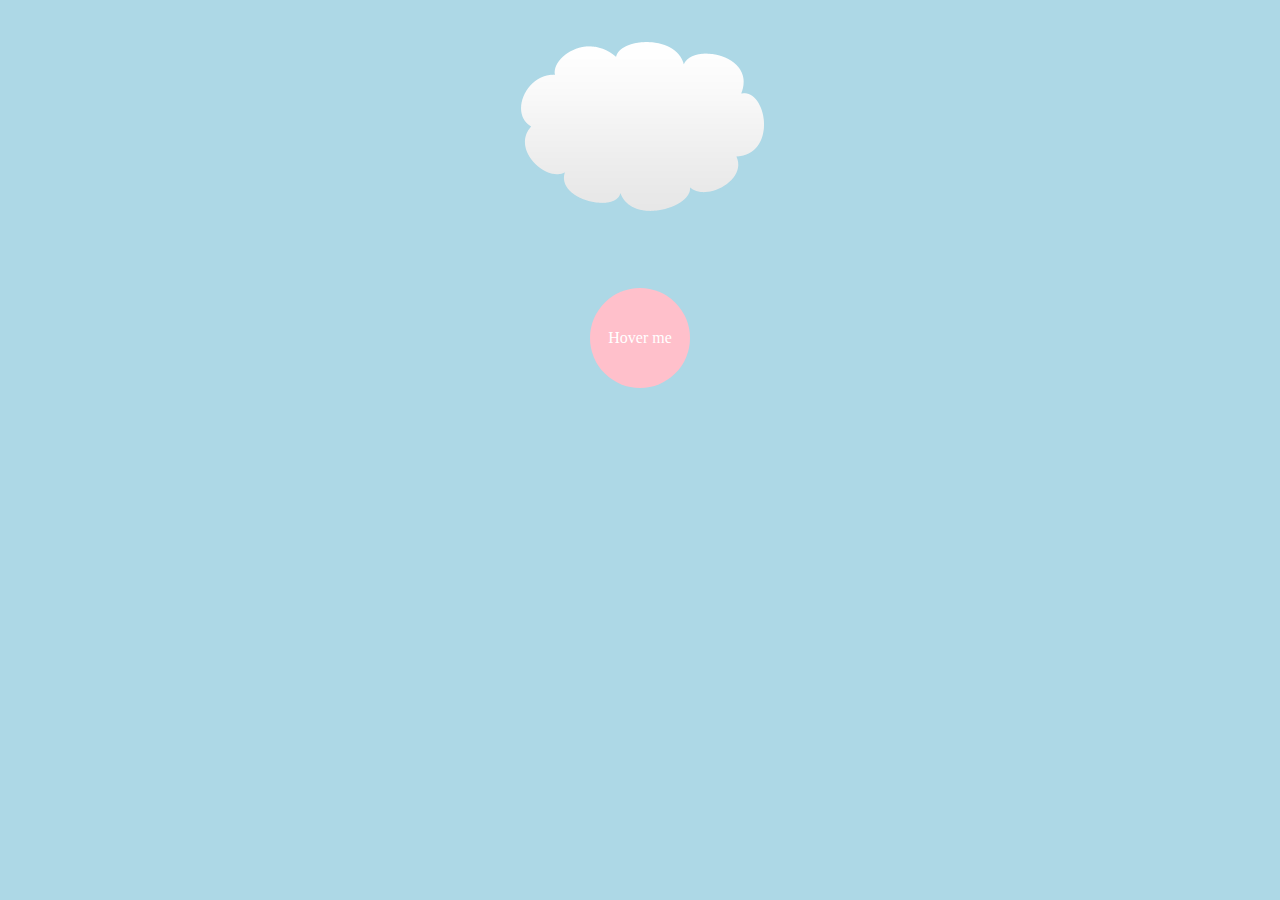
<file: index.html>
<!DOCTYPE html>
<head>
  <title>Basket Example</title>
  <link href="/style.css" rel="stylesheet" type="text/css">
</head>
<body>
  <div class="wrapper">
    <img src="/mario-examples/img/cloud.png" alt="">
    <div class="circle">Hover me</div>
  </div>
</body>
</file>
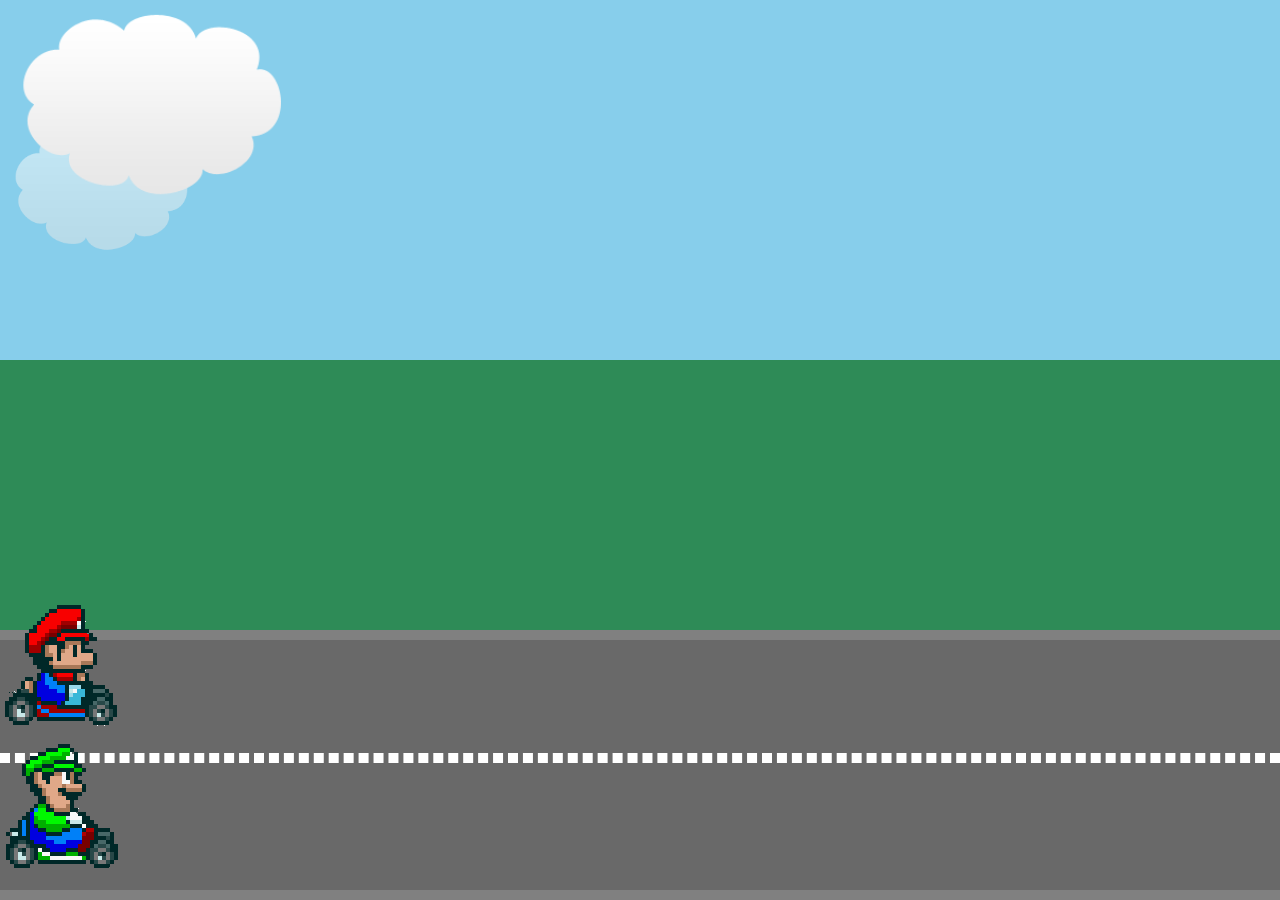
<file: mario-examples/index.html>
<!DOCTYPE html>
<head>
  <title>Mario Kart Animations</title>
  <link href="style.css" rel="stylesheet" type="text/css">
</head>
<body>
  <div class="sky">
  <img class="cloud" 
  src="/mario-examples/img/cloud.png" 
  alt="">
  <img class="cloud" 
  src="/mario-examples/img/cloud.png" 
  alt="">
</div>
  <div class="grass"></div>
  <div class="road">
    <div class="lines"></div>
    <img class="mario" 
    src="/mario-examples/img/mario.png" 
    alt="">
    <img class="luigi" 
    src="/mario-examples/img/luigi.png" 
    alt="">
  </div>
</body>
</file>
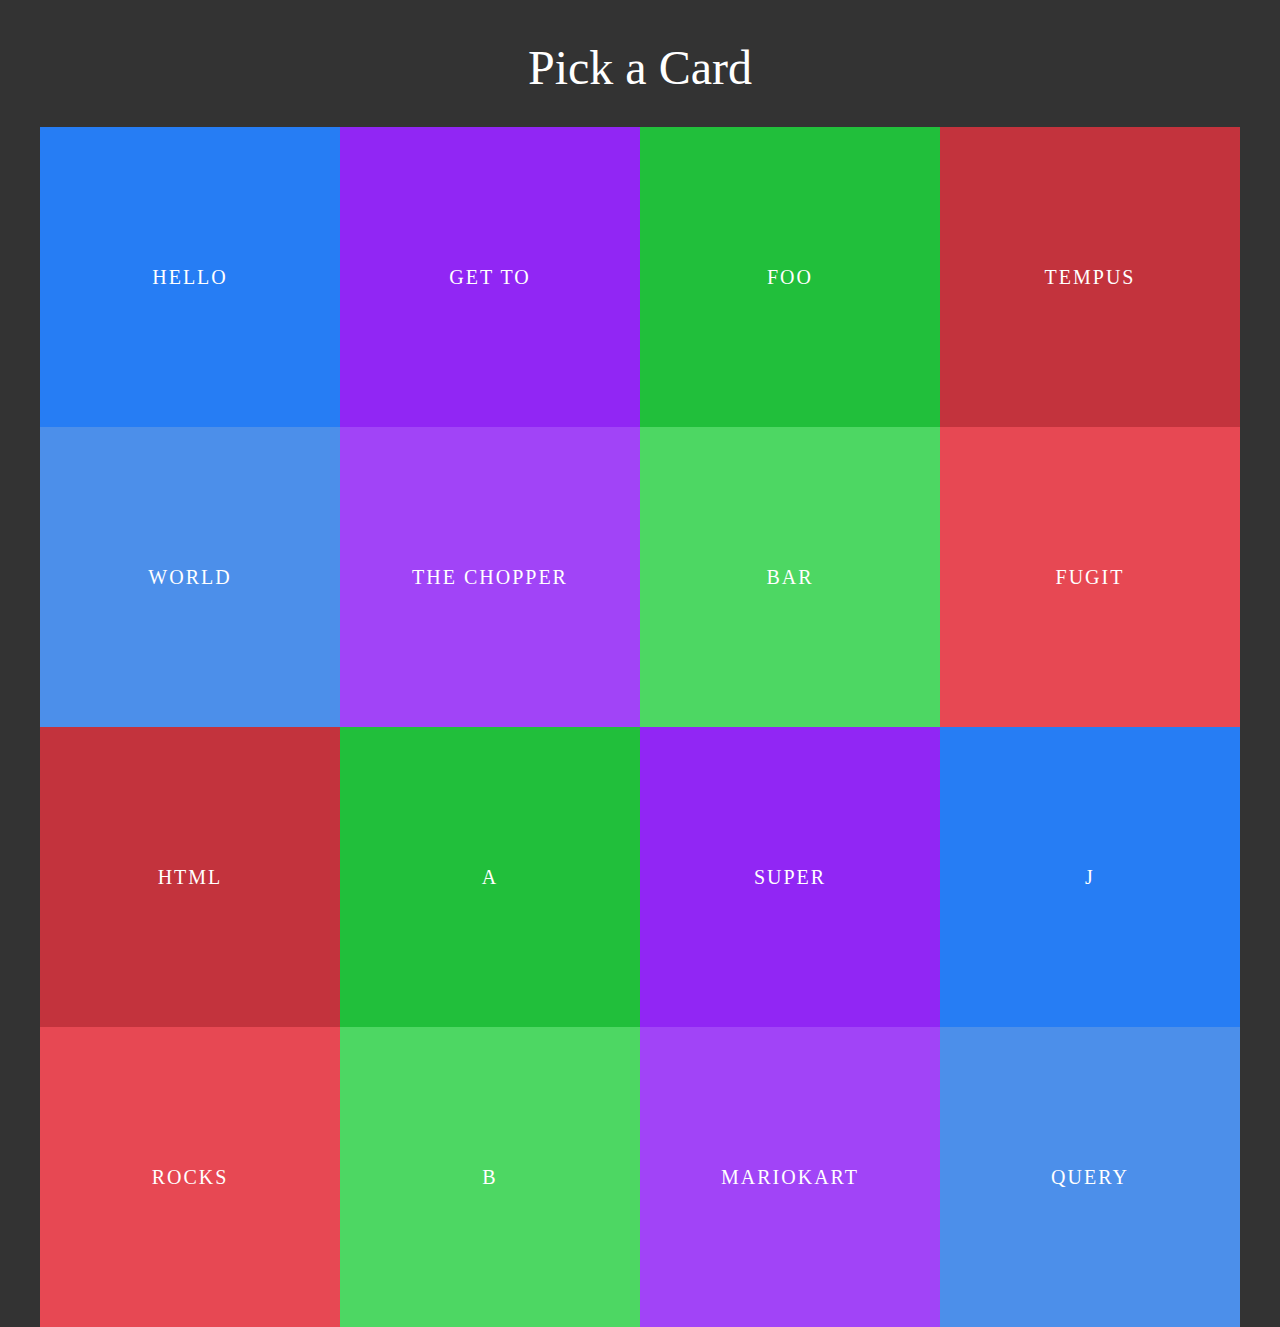
<file: rotate-examples/panels.html>
<!DOCTYPE html>
<head>
  <title>Basket Example</title>
  <link href="style.css" rel="stylesheet" type="text/css">
</head>
<body>
  <div class="wrapper">
    <h1>Pick a Card</h1>
    <ul class="panels">
      <li>
        <div class="front" style="background: #267df4">Hello</div>
        <div class="back" style="background: #4c8fea">World</div>
      </li>
      <li>
        <div class="front" style="background: #9126f4">Get to</div>
        <div class="back" style="background: #a144f7">The chopper</div>
      </li>
      <li>
        <div class="front" style="background: #21bf3b">foo</div>
        <div class="back" style="background: #4dd763">bar</div>
      </li>
      <li>
        <div class="front" style="background: #c3333d">tempus</div>
        <div class="back" style="background: #e74853">fugit</div>
      </li>
      <li>
        <div class="front" style="background: #c3333d">html</div>
        <div class="back" style="background: #e74853">rocks</div>
      </li>
      <li>
        <div class="front" style="background: #21bf3b">A</div>
        <div class="back" style="background: #4dd763">B</div>
      </li>
      <li>
        <div class="front" style="background: #9126f4">Super</div>
        <div class="back" style="background: #a144f7">Mariokart</div>
      </li>
      <li>
        <div class="front" style="background: #267df4">j</div>
        <div class="back" style="background: #4c8fea">Query</div>
      </li>
    </ul>
  </div>
</body>
</file>
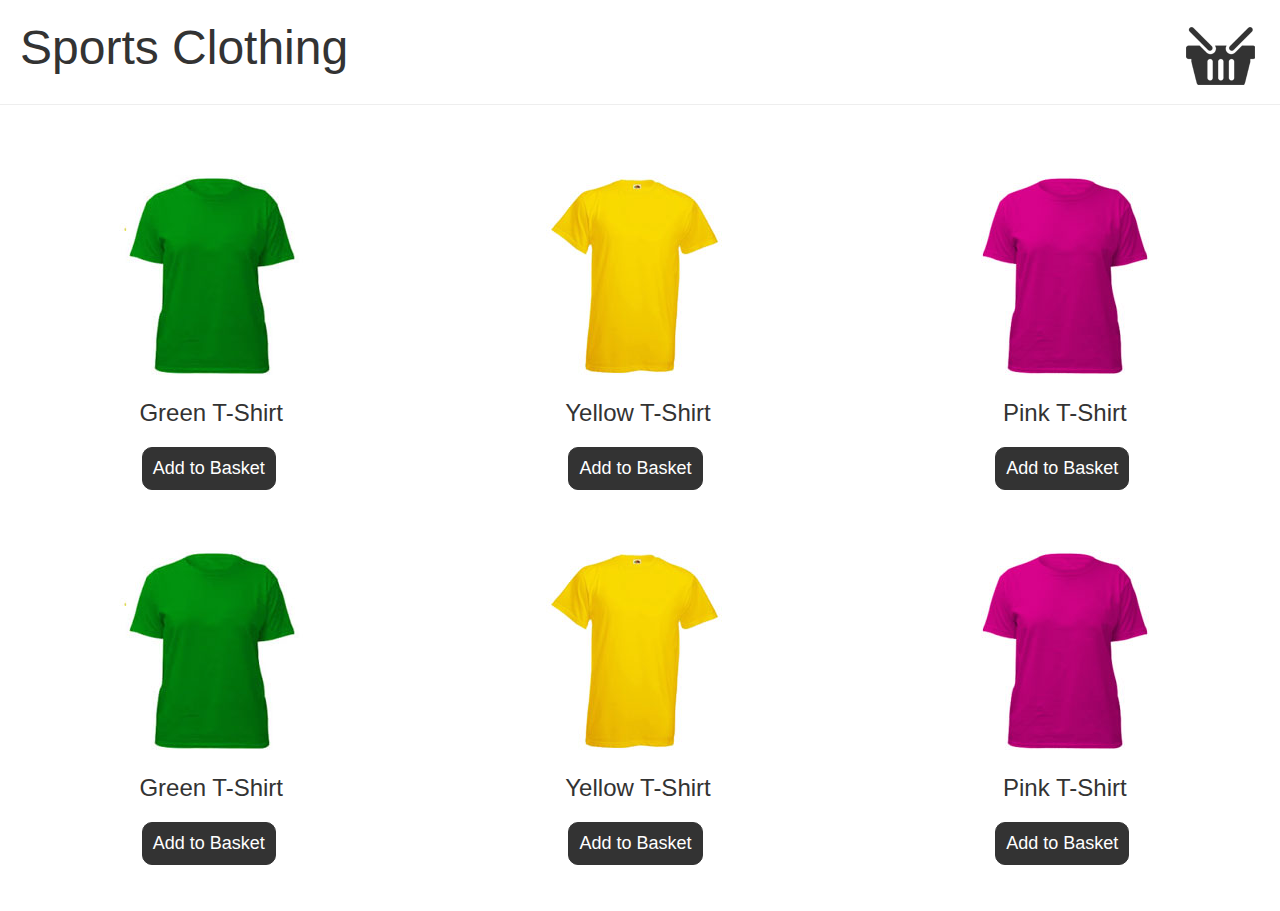
<file: web-examples/basket.html>
<!DOCTYPE html>
<head>
  <title>Basket Example</title>
  <link href="style.css" rel="stylesheet" type="text/css">
  <script src="https://code.jquery.com/jquery-1.12.3.min.js" integrity="sha256-aaODHAgvwQW1bFOGXMeX+pC4PZIPsvn2h1sArYOhgXQ=" crossorigin="anonymous"></script>
</head>
<body class="basket">
  <header>
    <h1>Sports Clothing</h1>
    <div class="basket-icon"><img src="img/basket.png"></div>
  </header>
  <ul class="products">
    <li>
      <img src="img/t-1.jpg">
      <h2>Green T-Shirt</h2>
      <button>Add to Basket</button>
    </li>
    <li>
      <img src="img/t-2.jpg">
      <h2>Yellow T-Shirt</h2>
      <button>Add to Basket</button>
    </li>
    <li>
      <img src="img/t-3.jpg">
      <h2>Pink T-Shirt</h2>
      <button>Add to Basket</button>
    </li>
    <li>
      <img src="img/t-1.jpg">
      <h2>Green T-Shirt</h2>
      <button>Add to Basket</button>
    </li>
    <li>
      <img src="img/t-2.jpg">
      <h2>Yellow T-Shirt</h2>
      <button>Add to Basket</button>
    </li>
    <li>
      <img src="img/t-3.jpg">
      <h2>Pink T-Shirt</h2>
      <button>Add to Basket</button>
    </li>
  </ul>
  <script>
    
  </script>
</body>
</file>
<file: style.css>
body {
  background: lightblue;
  text-align: center;
}
.wrapper{
  width: 100%;
  padding: 20px;
  box-sizing: border-box;
}
/* img{
  transform: rotateZ(-45deg) translateY(200px) scale(2)
} */
.circle{
  width: 100px;
  padding: 50px 0;
  line-height: 0;
  margin: 60px auto;
  background: pink;
  color: white;
  border-radius: 50px;
  cursor: pointer;
  transition: background 1s, transform 1s 1s  ;
}
.circle:hover{
  background: salmon;
  transform: rotate(360deg);
}
</file>
<file: mario-examples/style.css>
/*// BASE STYLES //*/

html, body{
  height: 100%;
  width:100%;
  overflow: hidden;
  margin: 0;
}

.grass, .sky, .road{
  position: relative;
}

.sky{
  height: 40%;
  background: skyblue;
}

.grass{
  height: 30%;
  background: seagreen;
}

.road{
  height: 30%;
  background: dimgrey;
  box-sizing: border-box;
  border-top: 10px solid grey;
  border-bottom: 10px solid grey;
  width: 100%;
}

.lines{
  box-sizing: border-box;
  border: 5px dashed #fff;
  height: 0px;
  width: 100%;
  position: absolute;
  top: 45%;
}

/*// ELEMENTS TO ANIMATE //*/
.mario {
  position: absolute;
  top: -40px;
  left: 0;
  /* animation-name: drive;
  animation-duration: 3s; */
  /* animation-fill-mode: both; */
  /* animation-delay: 2s; */
  /* animation-iteration-count: infinite; */
  /* animation-timing-function: linear; */
  animation: drive 3s both infinite linear, 
            jump 0.3s 1.2s ease;
}

.luigi{
  position: absolute;
  top: 100px;
  left: 0;
  animation-name: drive;
  animation-duration: 5s;
  animation-fill-mode: both;
  animation-iteration-count: infinite;
  animation-timing-function: linear;
}

.cloud {
  position: absolute;
}

.cloud:nth-child(1){
  width: 200px;
  top: 120px;
  opacity: 0.5;
  animation: wind 80s linear infinite reverse;
}

.cloud:nth-child(2){
  width: 300px;
  top: 0;
  animation: wind 50s linear infinite reverse;
}


/*// KEYFRAMES //*/
@keyframes drive{
  from{
    transform: translateX(-200px);
    
  }
  to{
    transform: translateX(1600px);
  }
}

@keyframes wind{
  from{
    left:-300px
  }
  to {
    left: 100%;
  }
}

@keyframes jump{
  0%{
    top:-40px
  }
  50%{
    top:-100px
  }
  100%
  {
    top:-40px
  }
}
</file>
<file: rotate-examples/style.css>
body{
  background: #333;
  font-family: verdana;
}

.wrapper{
  width: 100%;
  max-width: 1200px;
  margin: 40px auto;
}

h1{
  color: #fff;
  font-weight: normal;
  text-align: center;
  font-size: 48px;
}

.panels{
  list-style-type: none;
  padding: 0;
}

.panels li{
  position: relative;
  width: 25%;
  margin: 0;
  display: block;
  box-sizing: border-box;
  float: left
}

.panels li div{
  width: 100%;
  padding: 50% 0;
  text-align: center;
  color: #fff;
  font-size: 20px;
  text-transform: uppercase;
  letter-spacing: 2px;
  line-height: 0;
  cursor: pointer;
}

/*// ANIMATION STYLES //*/
</file>
<file: web-examples/style.css>
/*// POP-UP BASE STYLES //*/

body{margin: 0; position: relative;}
body.pop-up{background: #222;}
*{
  font-family: Calibri, sans-serif; 
  font-weight: normal;
  color: #333;
}
h1{
  font-size: 48px;
  margin: 10px 0;
}
p{
  margin-bottom: 40px;
}
#pop-up{
  position: relative; 
  top: 200px; 
  width: 500px; 
  margin: 0 auto; 
  text-align: center;
}
#pop-up .container{
  background: #f0e4d4; 
  padding: 30px; 
  position: absolute; 
  top: 50px; 
  width: 100%; 
  box-sizing: border-box;
}
#pop-up input{
  padding: 10px;
  border: 0;
  border-radius: 10px 0 0 10px;
  border: 1px solid #333;
  font-size: 18px;
}
button{
  padding: 10px;
  border: 0;
  color: #fff;
  background: #333;
  margin-left: -5px;
  margin-left: -5px;
  border-radius: 0 10px 10px 0;
  border: 1px solid #333;
  font-size: 18px;
}
.cross{
  position: absolute;
  top: 10px;
  left: 10px;
  background: #555;
  color: #ddd;
  font-weight: bold;
  width: 22px;
  height: 22px;
  text-align: center;
  border-radius: 11px;
}

/*// POP-UP ANIMATION STYLES //*/

#pop-up{
  top: -400px;
  transform-origin: 10px 10px;
  animation: drop 1s ease forwards, 
            swing 2s 3s ease forwards;
}

@keyframes drop{
  0%{
    opacity: 0;
  }
  70%{
    transform: translateY(700px);
  }
  100%{
    transform: translateY(650px);
    opacity: 1;
  }
}

@keyframes swing{
  0%{
    transform: translateY(650px) rotateZ(0deg);
  }
  40%{
    transform: translateY(650px) rotateZ(90deg)
  }
  70%{
    transform: translateY(650px) rotateZ(70deg)
  }
  100%{
    transform: translateY(650px) rotateZ(75deg)
  }
}

/*// BASKET BASE STYLES //*/

header{
  padding: 10px 20px;
  border-bottom: 1px solid #eee;
  background: #fff;
}
header:after{
  display: block;
  content: "";
  clear: both;
}
.basket ul{
  padding: 0;
  margin-top: 40px;
}
.basket li{
  display: inline-block;
  list-style-type: none;
  width: 30%;
  margin: 30px 1.5%;
  text-align: center;
}
.basket button{
  border-radius: 10px;
  cursor: pointer;
}
.basket header div{
  float: right;
  position: relative;
  z-index: 1;
}
.basket header h1{
  float: left;
}

/*// BASKET ANIMATION STYLES //*/
</file>
